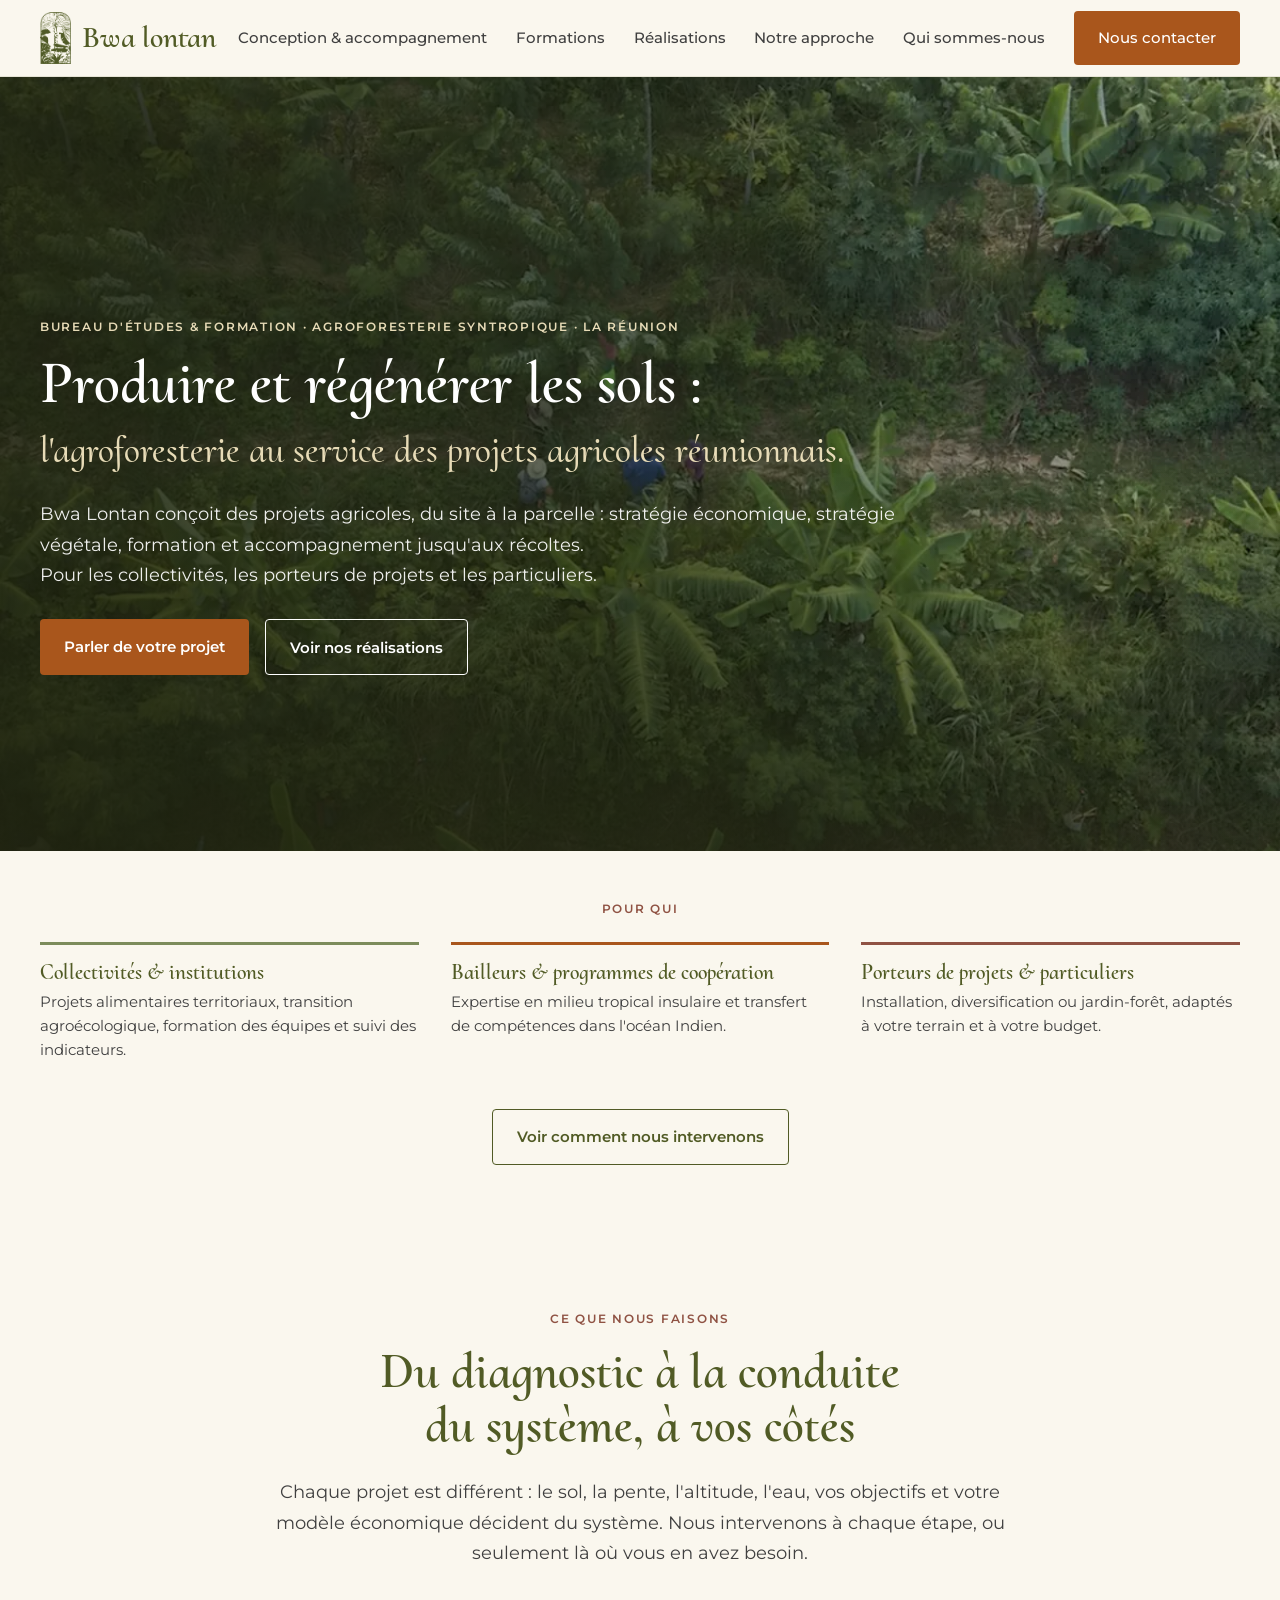
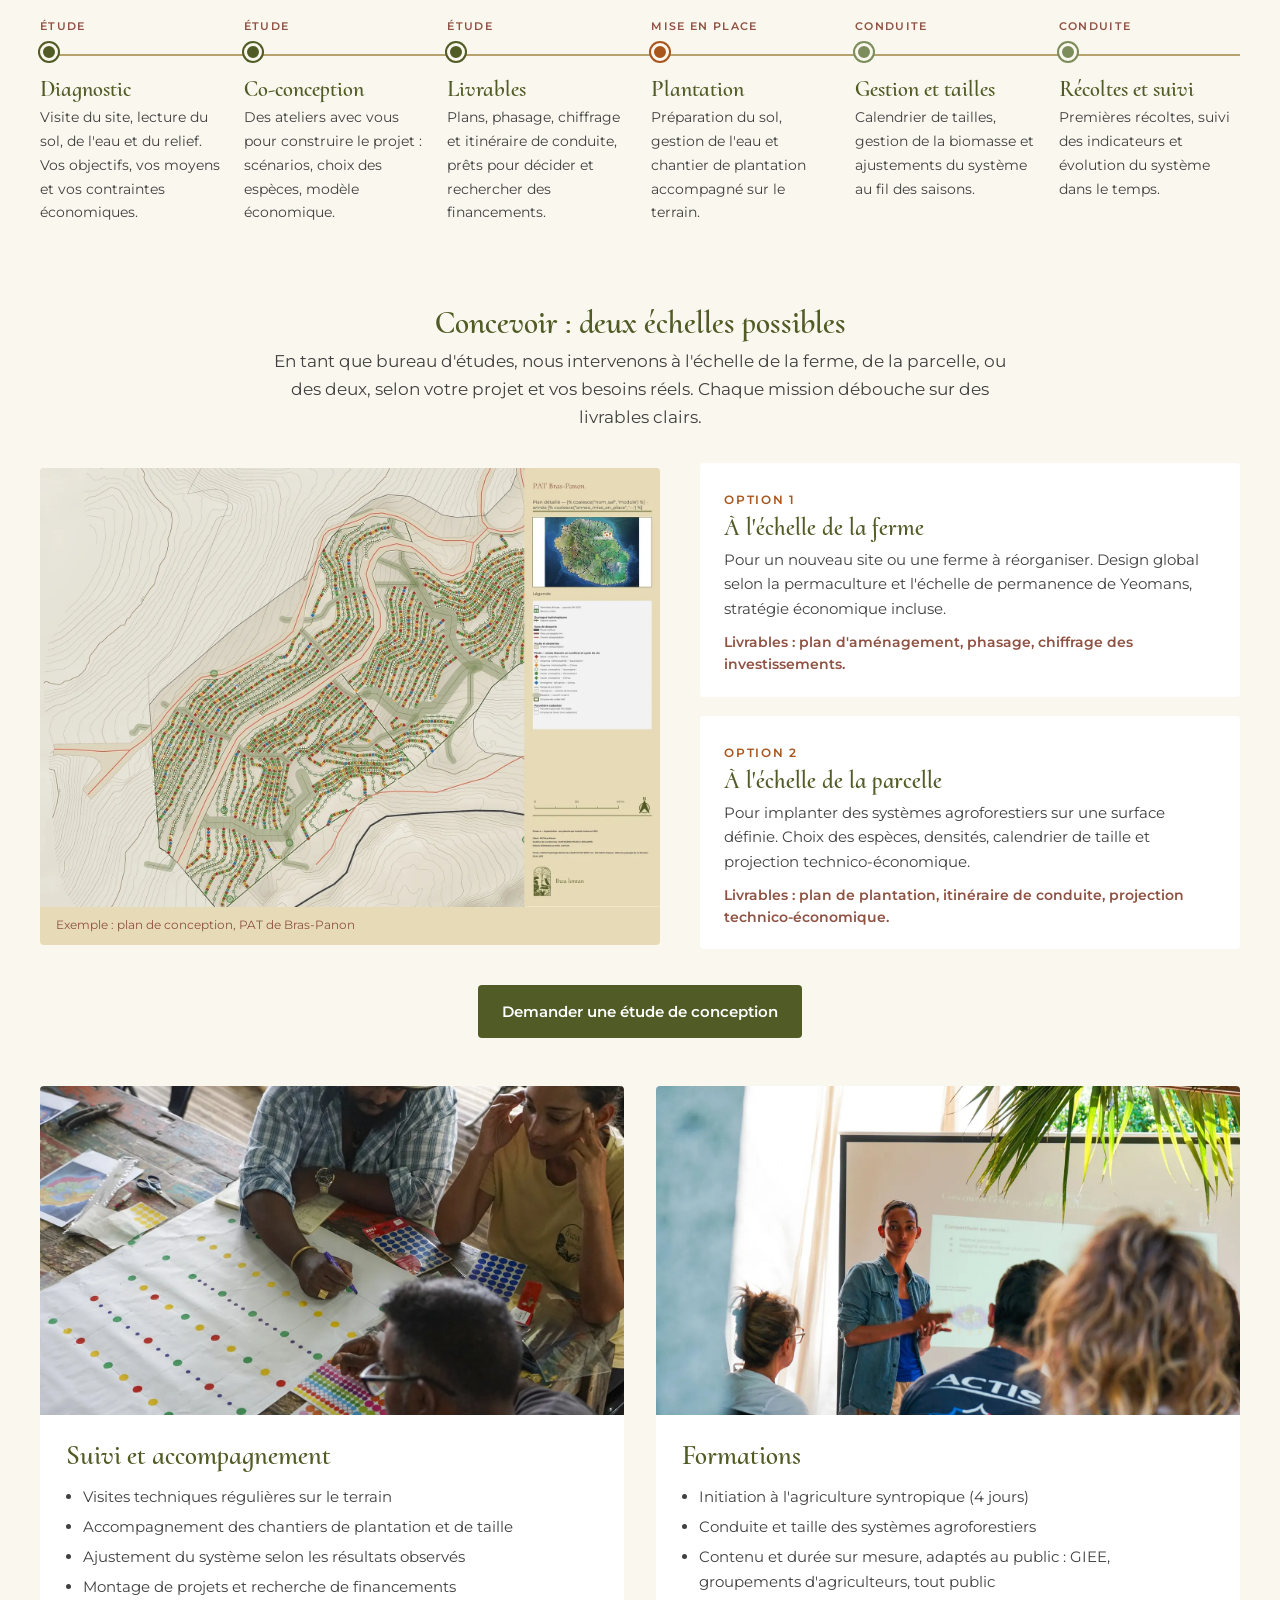
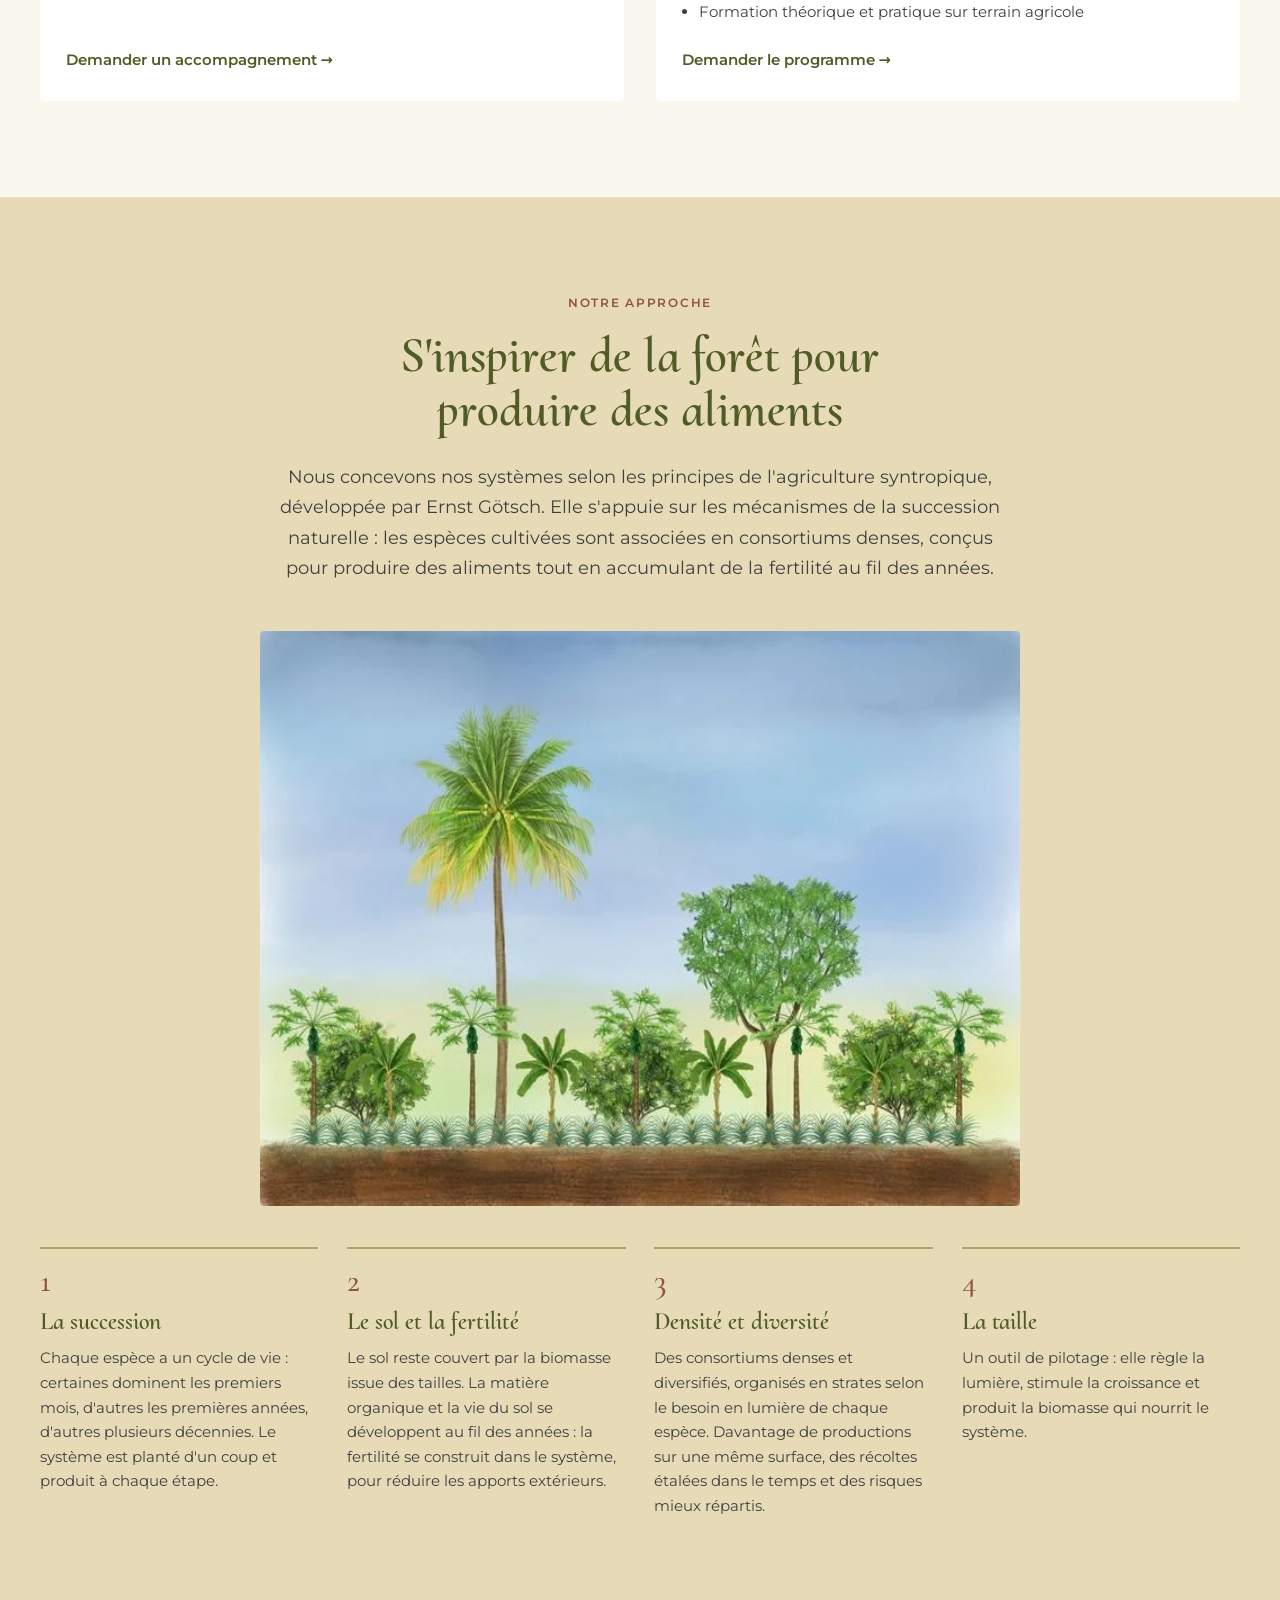
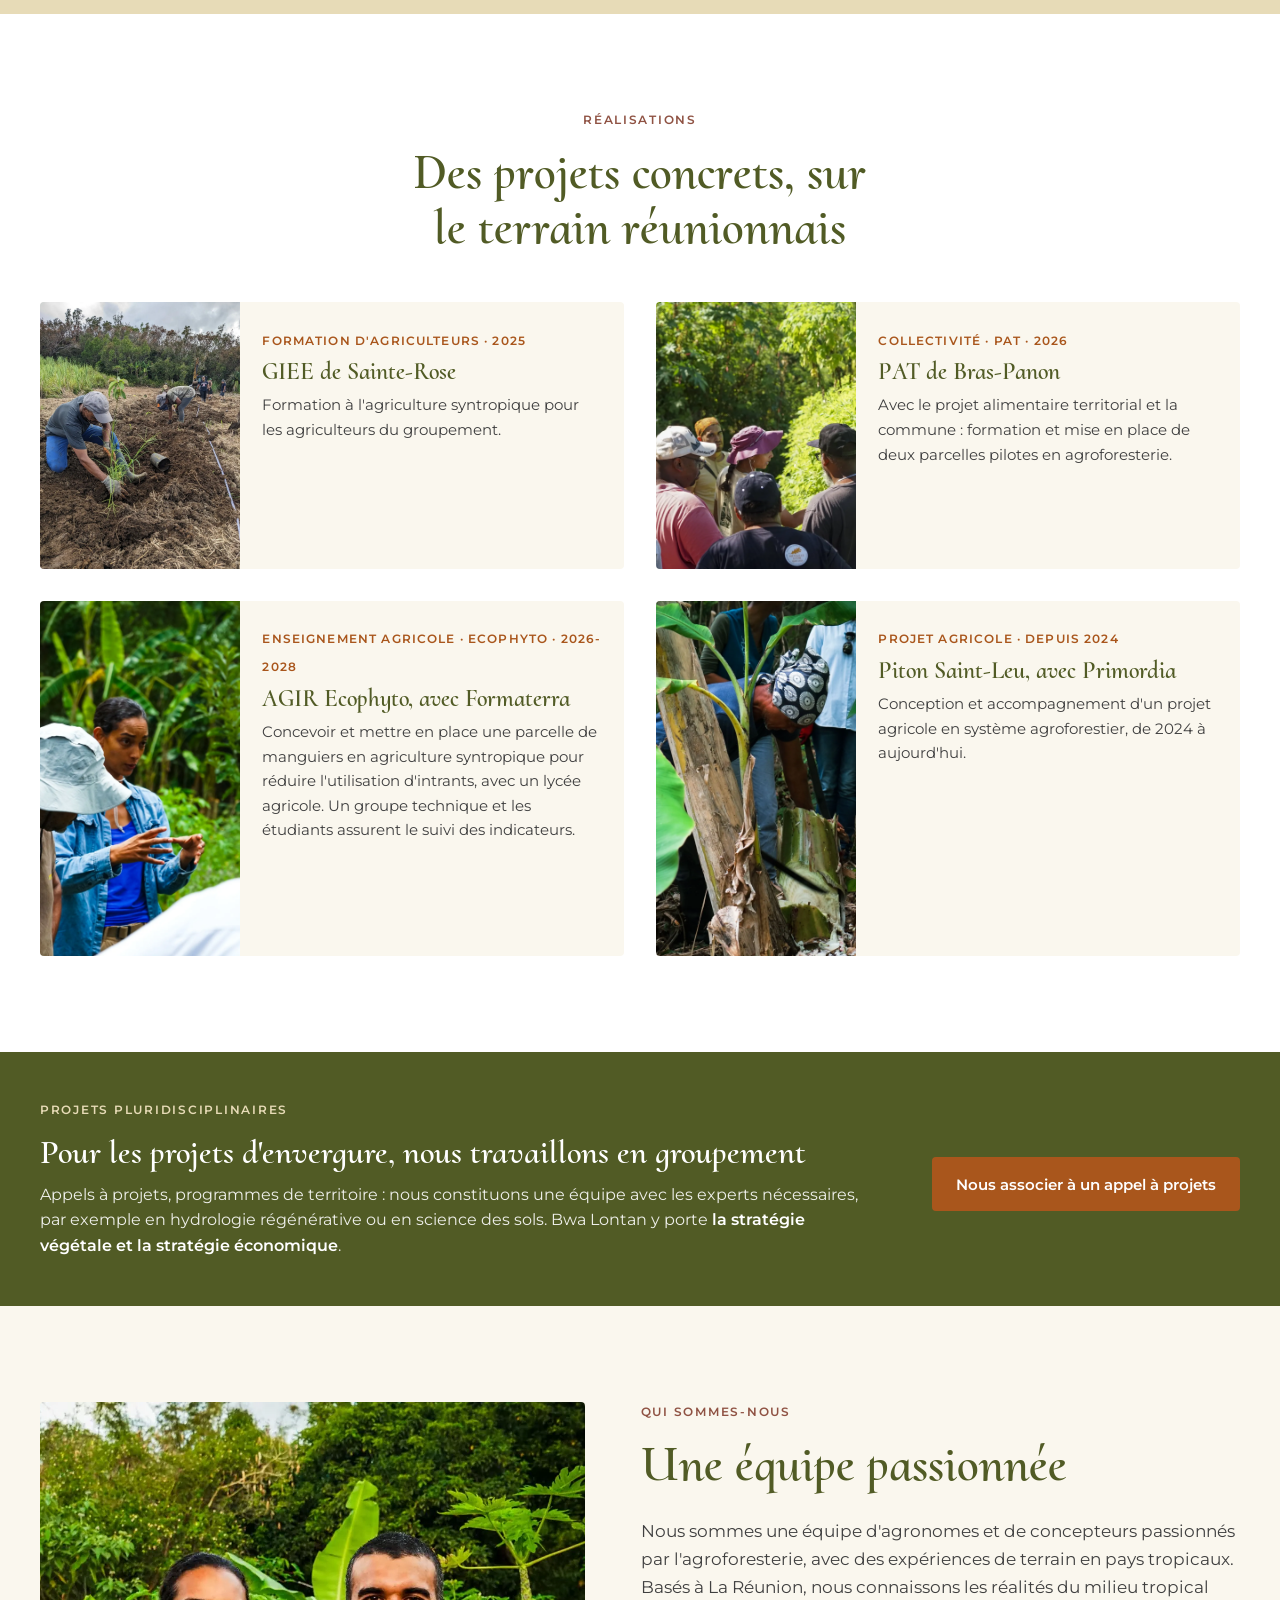
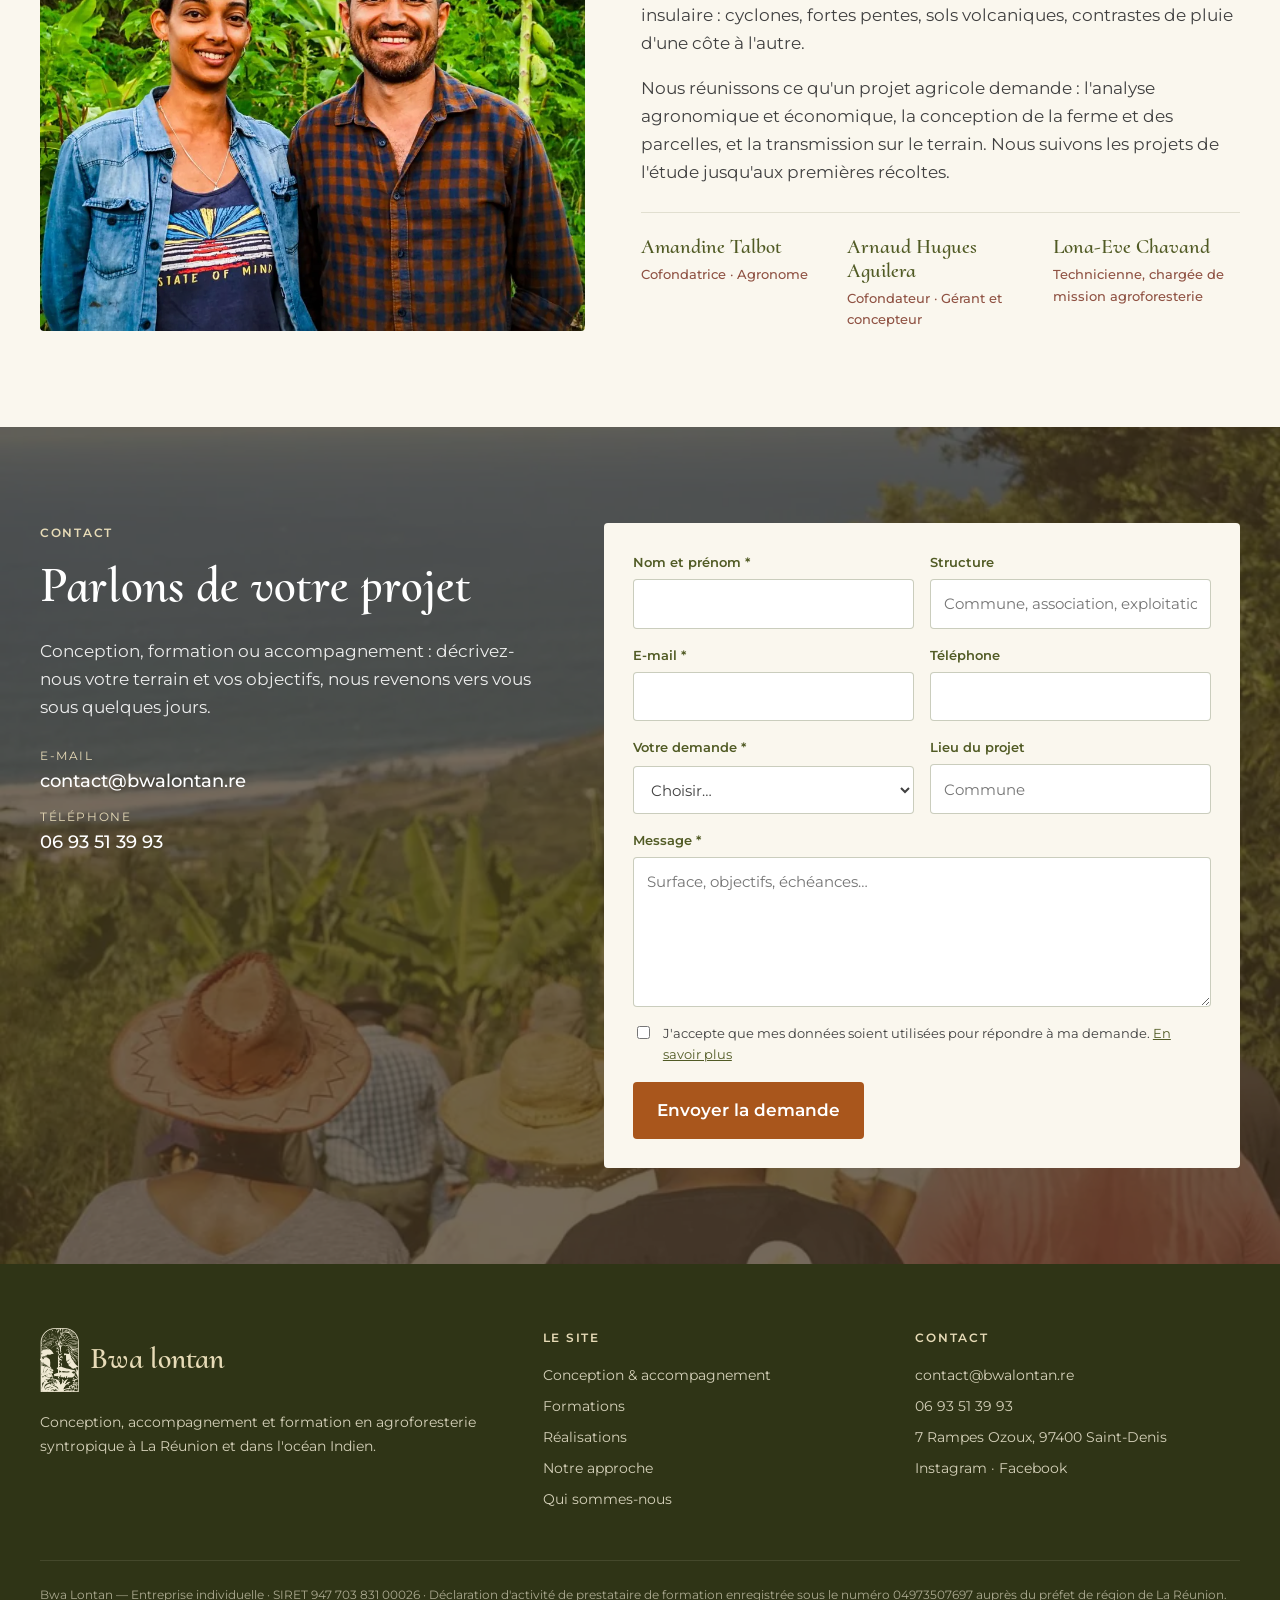
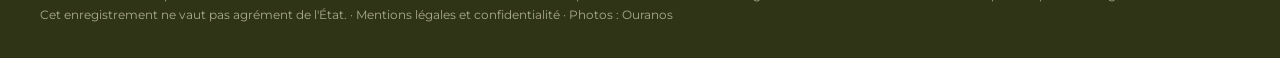
<file: index.html>
<!DOCTYPE html>
<html lang="fr">
<head>
  <meta charset="utf-8">
  <meta name="viewport" content="width=device-width, initial-scale=1">
  <title>Bwa Lontan — Bureau d'études et formation en agroforesterie à La&nbsp;Réunion</title>
  <meta name="description" content="Bureau d'études en agroforesterie et agroécologie à La&nbsp;Réunion : conception de sites agricoles, systèmes agroforestiers syntropiques, formations et accompagnement pour collectivités, porteurs de projets et particuliers.">
  <link rel="canonical" href="https://www.bwalontan.re/">
  <meta property="og:type" content="website">
  <meta property="og:locale" content="fr_FR">
  <meta property="og:site_name" content="Bwa Lontan">
  <meta property="og:title" content="Bwa Lontan — Bureau d'études et formation en agroforesterie à La Réunion">
  <meta property="og:description" content="Conception de sites agricoles, systèmes agroforestiers syntropiques, formations et accompagnement à La Réunion.">
  <meta property="og:url" content="https://www.bwalontan.re/">
  <meta property="og:image" content="https://www.bwalontan.re/assets/img/partage-bwalontan.jpg">
  <meta property="og:image:width" content="1200">
  <meta property="og:image:height" content="630">
  <meta name="twitter:card" content="summary_large_image">
  <script type="application/ld+json">
  {
    "@context": "https://schema.org",
    "@type": "ProfessionalService",
    "name": "Bwa Lontan",
    "description": "Bureau d'études et formation en agroforesterie syntropique : conception de sites agricoles, systèmes agroforestiers, accompagnement et formation.",
    "url": "https://www.bwalontan.re/",
    "image": "https://www.bwalontan.re/assets/img/partage-bwalontan.jpg",
    "email": "contact@bwalontan.re",
    "telephone": "+262693513993",
    "address": {
      "@type": "PostalAddress",
      "streetAddress": "7 Rampes Ozoux, Résidence La Rivière",
      "postalCode": "97400",
      "addressLocality": "Saint-Denis",
      "addressRegion": "La Réunion",
      "addressCountry": "FR"
    },
    "areaServed": ["La Réunion", "Océan Indien"],
    "sameAs": ["https://www.instagram.com/bwalontan/", "https://www.facebook.com/profile.php?id=100094869424673"]
  }
  </script>
  <link rel="icon" type="image/png" href="assets/img/emblem.png">
  <link rel="preload" href="assets/fonts/cormorant-upright-latin-600-normal.woff2" as="font" type="font/woff2" crossorigin>
  <link rel="stylesheet" href="assets/css/style.css">
</head>
<body>

<header class="site-header">
  <div class="container">
    <a class="brand" href="/" aria-label="Bwa Lontan, accueil"><img src="assets/img/emblem.png" alt=""><span>Bwa lontan</span></a>
    <button class="nav-toggle" aria-label="Ouvrir le menu" onclick="document.querySelector('.nav').classList.toggle('open')">☰</button>
    <nav class="nav" aria-label="Navigation principale">
      <a href="#conception">Conception &amp; accompagnement</a>
      <a href="#formations">Formations</a>
      <a href="#realisations">Réalisations</a>
      <a href="#approche">Notre approche</a>
      <a href="#equipe">Qui sommes-nous</a>
      <a class="btn btn-primary" href="#contact">Nous contacter</a>
    </nav>
  </div>
</header>

<main>

  <!-- HERO -->
  <section class="hero" aria-label="Présentation">
    <img src="assets/img/drone-saf-piton-saint-leu.webp" alt="Vue aérienne d'un système agroforestier en lignes, avec bananiers et arbres, à Piton Saint-Leu">
    <div class="container">
      <span class="eyebrow">Bureau d'études &amp; formation · Agroforesterie syntropique · La&nbsp;Réunion</span>
      <h1>Produire et régénérer les sols :<span class="h1-sub">l'agroforesterie au service des projets agricoles réunionnais.</span></h1>
      <p class="lead">Bwa Lontan conçoit des projets agricoles, du site à la parcelle : stratégie économique, stratégie végétale, formation et accompagnement jusqu'aux récoltes.<br>Pour les collectivités, les porteurs de projets et les particuliers.</p>
      <div class="hero-actions">
        <a class="btn btn-primary" href="#contact">Parler de votre projet</a>
        <a class="btn btn-ghost" href="#realisations">Voir nos réalisations</a>
      </div>
    </div>
  </section>

  <!-- POUR QUI -->
  <section class="audience-band">
    <div class="container">
      <span class="eyebrow">Pour qui</span>
      <div class="audiences">
        <div class="audience">
          <h3>Collectivités &amp; institutions</h3>
          <p>Projets alimentaires territoriaux, transition agroécologique, formation des équipes et suivi des indicateurs.</p>
        </div>
        <div class="audience">
          <h3>Bailleurs &amp; programmes de coopération</h3>
          <p>Expertise en milieu tropical insulaire et transfert de compétences dans l'océan Indien.</p>
        </div>
        <div class="audience">
          <h3>Porteurs de projets &amp; particuliers</h3>
          <p>Installation, diversification ou jardin-forêt, adaptés à votre terrain et à votre budget.</p>
        </div>
      </div>
      <div class="cta-row">
        <a class="btn btn-line" href="#offres">Voir comment nous intervenons</a>
      </div>
    </div>
  </section>

  <!-- CE QUE NOUS FAISONS -->
  <section id="offres">
    <div class="container">
      <div class="section-head">
        <span class="eyebrow">Ce que nous faisons</span>
        <h2>Du diagnostic à la conduite du système, à vos côtés</h2>
        <p class="lead">Chaque projet est différent : le sol, la pente, l'altitude, l'eau, vos objectifs et votre modèle économique décident du système. Nous intervenons à chaque étape, ou seulement là où vous en avez besoin.</p>
      </div>

      <ol class="timeline" id="deroule">
        <li><span class="phase">Étude</span><span class="dot"></span><h3>Diagnostic</h3><p>Visite du site, lecture du sol, de l'eau et du relief. Vos objectifs, vos moyens et vos contraintes économiques.</p></li>
        <li><span class="phase">Étude</span><span class="dot"></span><h3>Co-conception</h3><p>Des ateliers avec vous pour construire le projet : scénarios, choix des espèces, modèle économique.</p></li>
        <li><span class="phase">Étude</span><span class="dot"></span><h3>Livrables</h3><p>Plans, phasage, chiffrage et itinéraire de conduite, prêts pour décider et rechercher des financements.</p></li>
        <li><span class="phase">Mise en place</span><span class="dot"></span><h3>Plantation</h3><p>Préparation du sol, gestion de l'eau et chantier de plantation accompagné sur le terrain.</p></li>
        <li><span class="phase">Conduite</span><span class="dot"></span><h3>Gestion et tailles</h3><p>Calendrier de tailles, gestion de la biomasse et ajustements du système au fil des saisons.</p></li>
        <li><span class="phase">Conduite</span><span class="dot"></span><h3>Récoltes et suivi</h3><p>Premières récoltes, suivi des indicateurs et évolution du système dans le temps.</p></li>
      </ol>


      <h3 class="sub-head" id="conception">Concevoir : deux échelles possibles</h3>
      <p class="sub-lead">En tant que bureau d'études, nous intervenons à l'échelle de la ferme, de la parcelle, ou des deux, selon votre projet et vos besoins réels. Chaque mission débouche sur des livrables clairs.</p>
      <div class="design-grid">
        <figure class="design-fig"><img loading="lazy" src="assets/img/plan-parcelle-pat-bras-panon.webp" alt="Plan détaillé des systèmes agroforestiers d'un site agricole, avec l'emplacement de chaque plant selon sa strate et son cycle de vie"><figcaption>Exemple : plan de conception, PAT de Bras-Panon</figcaption></figure>
        <div class="design-options">
          <div class="design-opt">
            <span class="num">Option 1</span>
            <h3>À l'échelle de la ferme</h3>
            <p>Pour un nouveau site ou une ferme à réorganiser. Design global selon la permaculture et l'échelle de permanence de Yeomans, stratégie économique incluse.</p>
            <p class="out">Livrables : plan d'aménagement, phasage, chiffrage des investissements.</p>
          </div>
          <div class="design-opt">
            <span class="num">Option 2</span>
            <h3>À l'échelle de la parcelle</h3>
            <p>Pour implanter des systèmes agroforestiers sur une surface définie. Choix des espèces, densités, calendrier de taille et projection technico-économique.</p>
            <p class="out">Livrables : plan de plantation, itinéraire de conduite, projection technico-économique.</p>
          </div>
        </div>
      </div>

      <div class="cta-row">
        <a class="btn btn-olive" href="#contact" data-type="conception">Demander une étude de conception</a>
      </div>

      <div class="offers offers-2">
        <article class="offer">
          <img loading="lazy" src="assets/img/atelier-conception-parcelle.webp" alt="Atelier de conception : des participants dessinent le plan de plantation d'une parcelle agroforestière avec des gommettes de couleur">
          <div class="offer-body">
            <h3>Suivi et accompagnement</h3>
            <ul>
              <li>Visites techniques régulières sur le terrain</li>
              <li>Accompagnement des chantiers de plantation et de taille</li>
              <li>Ajustement du système selon les résultats observés</li>
              <li>Montage de projets et recherche de financements</li>
            </ul>
            <a class="more" href="#contact" data-type="accompagnement">Demander un accompagnement</a>
          </div>
        </article>
        <article class="offer" id="formations">
          <img loading="lazy" src="assets/img/amandine-formation-salle.webp" alt="Amandine anime une formation en salle sur les consortiums d'espèces">
          <div class="offer-body">
            <h3>Formations</h3>
            <ul>
              <li>Initiation à l'agriculture syntropique (4 jours)</li>
              <li>Conduite et taille des systèmes agroforestiers</li>
              <li>Contenu et durée sur mesure, adaptés au public : GIEE, groupements d'agriculteurs, tout public</li>
              <li>Formation théorique et pratique sur terrain agricole</li>
            </ul>
            <a class="more" href="#contact" data-type="formation">Demander le programme</a>
          </div>
        </article>
      </div>
    </div>
  </section>

  <!-- APPROCHE -->
  <section id="approche" class="approach">
    <div class="container">
      <div class="section-head">
        <span class="eyebrow">Notre approche</span>
        <h2>S'inspirer de la forêt pour produire des aliments</h2>
        <p class="lead">Nous concevons nos systèmes selon les principes de l'agriculture syntropique, développée par Ernst Götsch. Elle s'appuie sur les mécanismes de la succession naturelle : les espèces cultivées sont associées en consortiums denses, conçus pour produire des aliments tout en accumulant de la fertilité au fil des années.</p>
      </div>
      <figure class="approach-fig"><img loading="lazy" src="assets/img/coupe-saf-strates.webp" alt="Coupe illustrée d'un système agroforestier : cocotier, papayers, bananiers, arbres fruitiers et ananas organisés en strates"></figure>
      <ul class="principles principles-3 principles-4">
        <li><span class="num">1</span><strong>La succession</strong><p>Chaque espèce a un cycle de vie : certaines dominent les premiers mois, d'autres les premières années, d'autres plusieurs décennies. Le système est planté d'un coup et produit à chaque étape.</p></li>
        <li><span class="num">2</span><strong>Le sol et la fertilité</strong><p>Le sol reste couvert par la biomasse issue des tailles. La matière organique et la vie du sol se développent au fil des années : la fertilité se construit dans le système, pour réduire les apports extérieurs.</p></li>
        <li><span class="num">3</span><strong>Densité et diversité</strong><p>Des consortiums denses et diversifiés, organisés en strates selon le besoin en lumière de chaque espèce. Davantage de productions sur une même surface, des récoltes étalées dans le temps et des risques mieux répartis.</p></li>
        <li><span class="num">4</span><strong>La taille</strong><p>Un outil de pilotage : elle règle la lumière, stimule la croissance et produit la biomasse qui nourrit le système.</p></li>
      </ul>
    </div>
  </section>

  <!-- RÉALISATIONS -->
  <section id="realisations" class="projects-section">
    <div class="container">
      <div class="section-head">
        <span class="eyebrow">Réalisations</span>
        <h2>Des projets concrets, sur le terrain réunionnais</h2>
      </div>
      <div class="projects">
        <article class="project">
          <img loading="lazy" src="assets/img/plantation-giee-sainte-rose.webp" alt="Agriculteurs du GIEE de Sainte-Rose en chantier de plantation d'un système agroforestier">
          <div class="project-body">
            <span class="tag">Formation d'agriculteurs · 2025</span>
            <h3>GIEE de Sainte-Rose</h3>
            <p>Formation à l'agriculture syntropique pour les agriculteurs du groupement.</p>
          </div>
        </article>
        <article class="project">
          <img loading="lazy" src="assets/img/formation-pat-bras-panon.webp" alt="Échange technique sur le terrain avec un groupe d'agriculteurs, au milieu d'un système agroforestier">
          <div class="project-body">
            <span class="tag">Collectivité · PAT · 2026</span>
            <h3>PAT de Bras-Panon</h3>
            <p>Avec le projet alimentaire territorial et la commune : formation et mise en place de deux parcelles pilotes en agroforesterie.</p>
          </div>
        </article>
        <article class="project">
          <img loading="lazy" src="assets/img/amandine-explique.webp" alt="Échange technique sur le terrain avec un groupe">
          <div class="project-body">
            <span class="tag">Enseignement agricole · Ecophyto · 2026-2028</span>
            <h3>AGIR Ecophyto, avec Formaterra</h3>
            <p>Concevoir et mettre en place une parcelle de manguiers en agriculture syntropique pour réduire l'utilisation d'intrants, avec un lycée agricole. Un groupe technique et les étudiants assurent le suivi des indicateurs.</p>
          </div>
        </article>
        <article class="project">
          <img loading="lazy" src="assets/img/coupe-bananier.webp" alt="Taille d'un bananier pour produire de la biomasse">
          <div class="project-body">
            <span class="tag">Projet agricole · depuis 2024</span>
            <h3>Piton Saint-Leu, avec Primordia</h3>
            <p>Conception et accompagnement d'un projet agricole en système agroforestier, de 2024 à aujourd'hui.</p>
          </div>
        </article>
      </div>
    </div>
  </section>

  <!-- GROUPEMENTS -->
  <section class="consortium">
    <div class="container consortium-band">
      <div>
        <span class="eyebrow">Projets pluridisciplinaires</span>
        <h2>Pour les projets d'envergure, nous travaillons en groupement</h2>
        <p>Appels à projets, programmes de territoire : nous constituons une équipe avec les experts nécessaires, par exemple en hydrologie régénérative ou en science des sols. Bwa Lontan y porte <strong>la stratégie végétale et la stratégie économique</strong>.</p>
      </div>
      <a class="btn btn-primary" href="#contact" data-type="groupement">Nous associer à un appel à projets</a>
    </div>
  </section>

  <!-- ÉQUIPE -->
  <section id="equipe">
    <div class="container team-grid">
      <img loading="lazy" src="assets/img/equipe-amandine-arnaud.webp" alt="Amandine Talbot et Arnaud Hugues Aguilera, cofondateurs de Bwa Lontan">
      <div>
        <span class="eyebrow">Qui sommes-nous</span>
        <h2>Une équipe passionnée</h2>
        <p>Nous sommes une équipe d'agronomes et de concepteurs passionnés par l'agroforesterie, avec des expériences de terrain en pays tropicaux. Basés à La&nbsp;Réunion, nous connaissons les réalités du milieu tropical insulaire : cyclones, fortes pentes, sols volcaniques, contrastes de pluie d'une côte à l'autre.</p>
        <p>Nous réunissons ce qu'un projet agricole demande : l'analyse agronomique et économique, la conception de la ferme et des parcelles, et la transmission sur le terrain. Nous suivons les projets de l'étude jusqu'aux premières récoltes.</p>
        <div class="people">
          <div class="person"><strong>Amandine Talbot</strong><span>Cofondatrice · Agronome</span></div>
          <div class="person"><strong>Arnaud Hugues Aguilera</strong><span>Cofondateur · Gérant et concepteur</span></div>
          <div class="person"><strong>Lona-Eve Chavand</strong><span>Technicienne, chargée de mission agroforesterie</span></div>
        </div>
      </div>
    </div>
  </section>

  <!-- CONTACT -->
  <section id="contact" class="cta" style="scroll-margin-top:76px">
    <img loading="lazy" src="assets/img/marche-formation-ocean.webp" alt="">
    <div class="container contact-grid">
      <div class="contact-intro">
        <span class="eyebrow">Contact</span>
        <h2>Parlons de votre projet</h2>
        <p>Conception, formation ou accompagnement : décrivez-nous votre terrain et vos objectifs, nous revenons vers vous sous quelques jours.</p>
        <ul class="contact-direct">
          <li><span>E-mail</span><a href="mailto:contact@bwalontan.re">contact@bwalontan.re</a></li>
          <li><span>Téléphone</span><a href="tel:+262693513993">06 93 51 39 93</a></li>
        </ul>
      </div>
      <form class="contact-form" action="contact.php" method="post" novalidate>
        <div class="form-status" role="status" aria-live="polite" hidden></div>
        <div class="field-row">
          <label>Nom et prénom *<input type="text" name="nom" required autocomplete="name"></label>
          <label>Structure<input type="text" name="structure" autocomplete="organization" placeholder="Commune, association, exploitation…"></label>
        </div>
        <div class="field-row">
          <label>E-mail *<input type="email" name="email" required autocomplete="email"></label>
          <label>Téléphone<input type="tel" name="telephone" autocomplete="tel"></label>
        </div>
        <div class="field-row">
          <label>Votre demande *
            <select name="type" required>
              <option value="">Choisir…</option>
              <option value="conception">Étude de conception</option>
              <option value="accompagnement">Suivi et accompagnement</option>
              <option value="formation">Formation</option>
              <option value="groupement">Appel à projets / groupement</option>
              <option value="autre">Autre</option>
            </select>
          </label>
          <label>Lieu du projet<input type="text" name="lieu" placeholder="Commune"></label>
        </div>
        <label>Message *<textarea name="message" rows="5" required placeholder="Surface, objectifs, échéances…"></textarea></label>
        <label class="hp" aria-hidden="true">Ne pas remplir<input type="text" name="site_web" tabindex="-1" autocomplete="off"></label>
        <label class="consent"><input type="checkbox" name="consentement" value="1" required><span>J'accepte que mes données soient utilisées pour répondre à ma demande. <a href="mentions-legales/index.html#donnees">En savoir plus</a></span></label>
        <button class="btn btn-primary" type="submit">Envoyer la demande</button>
      </form>
    </div>
  </section>

</main>

<footer class="site-footer">
  <div class="container">
    <div class="footer-grid">
      <div>
        <a class="brand brand-light" href="/"><img src="assets/img/emblem-creme.png" alt=""><span>Bwa lontan</span></a>
        <p>Conception, accompagnement et formation en agroforesterie syntropique à La&nbsp;Réunion et dans l'océan Indien.</p>
      </div>
      <div>
        <h4>Le site</h4>
        <ul>
          <li><a href="#conception">Conception &amp; accompagnement</a></li>
          <li><a href="#formations">Formations</a></li>
          <li><a href="#realisations">Réalisations</a></li>
          <li><a href="#approche">Notre approche</a></li>
          <li><a href="#equipe">Qui sommes-nous</a></li>
        </ul>
      </div>
      <div>
        <h4>Contact</h4>
        <ul>
          <li><a href="mailto:contact@bwalontan.re">contact@bwalontan.re</a></li>
          <li><a href="tel:+262693513993">06 93 51 39 93</a></li>
          <li>7 Rampes Ozoux, 97400 Saint-Denis</li>
          <li><a href="https://www.instagram.com/bwalontan/">Instagram</a> · <a href="https://www.facebook.com/profile.php?id=100094869424673">Facebook</a></li>
        </ul>
      </div>
    </div>
    <div class="legal">
      Bwa Lontan — Entreprise individuelle · SIRET 947 703 831 00026 · Déclaration d'activité de prestataire de formation enregistrée sous le numéro 04973507697 auprès du préfet de région de La&nbsp;Réunion. Cet enregistrement ne vaut pas agrément de l'État. · <a href="mentions-legales/index.html">Mentions légales et confidentialité</a> · Photos : Ouranos
    </div>
  </div>
</footer>

<script>
(function(){
  var form=document.querySelector('.contact-form'); if(!form) return;
  var sel=form.querySelector('select[name=type]'), status=form.querySelector('.form-status');
  document.querySelectorAll('a[data-type]').forEach(function(a){
    a.addEventListener('click',function(){ sel.value=a.getAttribute('data-type'); });
  });
  var q=new URLSearchParams(location.search).get('envoi');
  if(q){ status.hidden=false; status.className='form-status '+(q==='ok'?'ok':'err');
    status.textContent = q==='ok' ? 'Merci, votre demande a bien été envoyée. Nous revenons vers vous rapidement.'
      : "L'envoi n'a pas abouti. Vérifiez les champs obligatoires ou écrivez-nous à contact@bwalontan.re."; }
  form.addEventListener('submit',function(e){
    if(!form.checkValidity()){ e.preventDefault(); form.reportValidity(); }
  });
})();
</script>
</body>
</html>
</file>
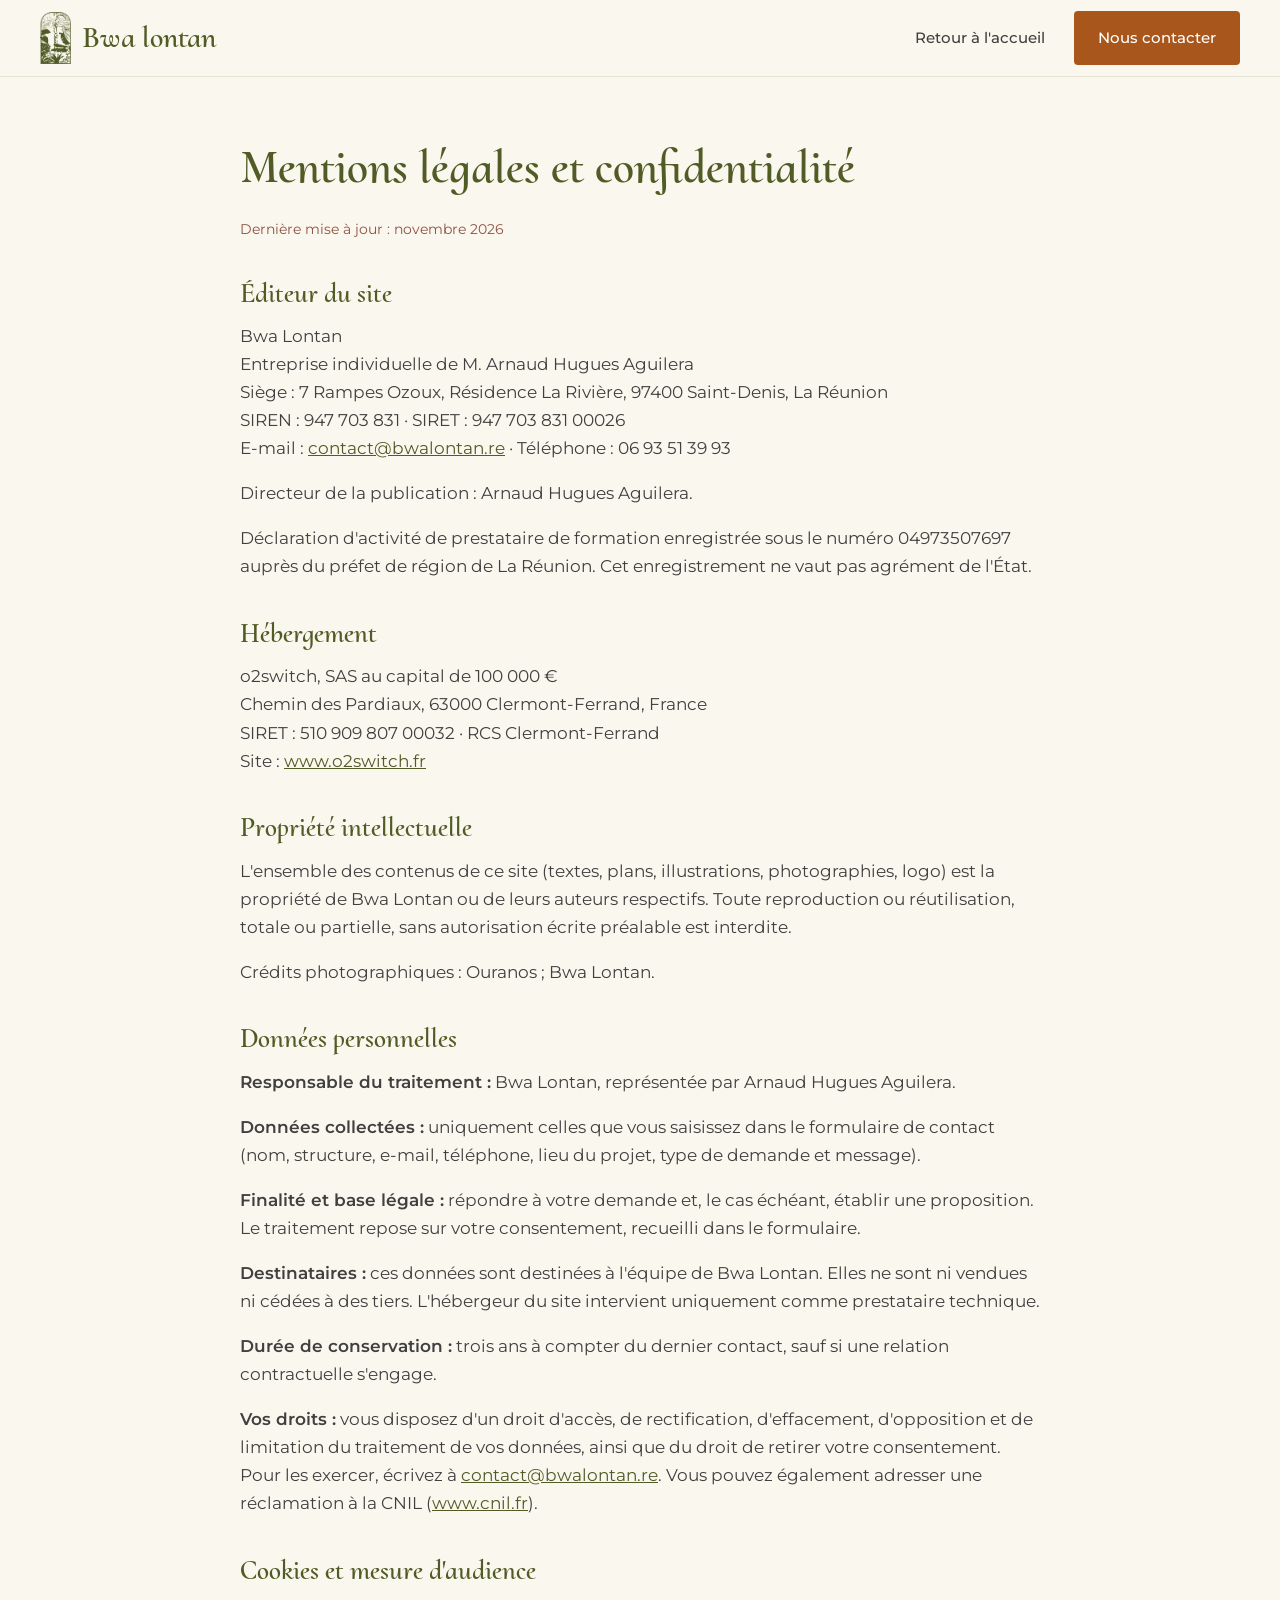
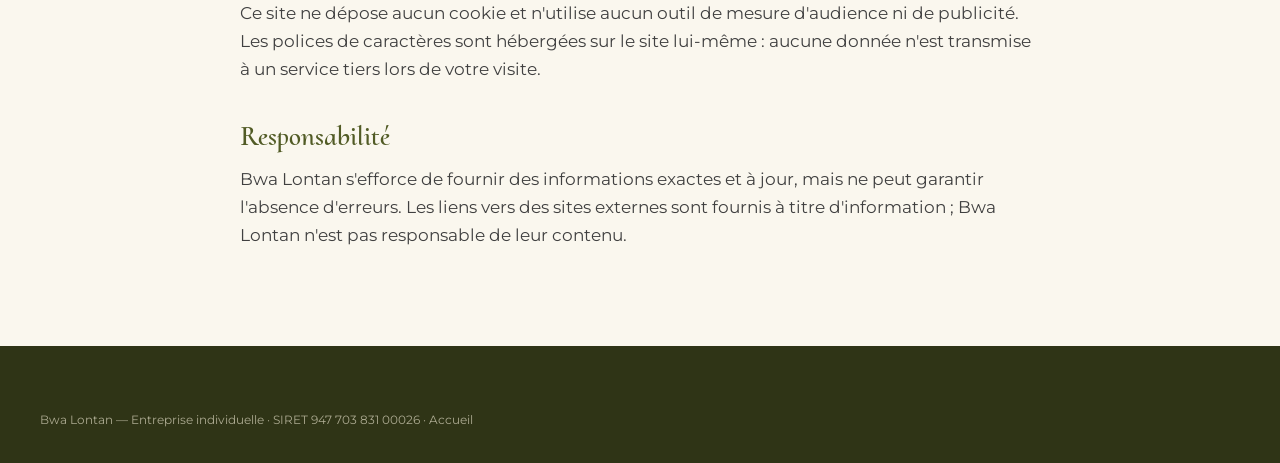
<file: mentions-legales/index.html>
<!DOCTYPE html>
<html lang="fr">
<head>
  <meta charset="utf-8">
  <meta name="viewport" content="width=device-width, initial-scale=1">
  <title>Mentions légales et confidentialité — Bwa Lontan</title>
  <meta name="description" content="Mentions légales, hébergement, propriété intellectuelle et politique de confidentialité du site de Bwa Lontan.">
  <meta name="robots" content="noindex, follow">
  <link rel="canonical" href="https://www.bwalontan.re/mentions-legales/">
  <link rel="icon" type="image/png" href="../assets/img/emblem.png">
  <link rel="stylesheet" href="../assets/css/style.css">
</head>
<body>

<header class="site-header">
  <div class="container">
    <a class="brand" href="../index.html" aria-label="Bwa Lontan, accueil"><img src="../assets/img/emblem.png" alt=""><span>Bwa lontan</span></a>
    <nav class="nav nav-simple" aria-label="Navigation">
      <a href="../index.html">Retour à l'accueil</a>
      <a class="btn btn-primary" href="../index.html#contact">Nous contacter</a>
    </nav>
  </div>
</header>

<main class="legal-page">
  <div class="container legal-content">
    <h1>Mentions légales et confidentialité</h1>
    <p class="updated">Dernière mise à jour : novembre 2026</p>

    <h2>Éditeur du site</h2>
    <p>
      Bwa Lontan<br>
      Entreprise individuelle de M. Arnaud Hugues Aguilera<br>
      Siège : 7 Rampes Ozoux, Résidence La Rivière, 97400 Saint-Denis, La&nbsp;Réunion<br>
      SIREN : 947 703 831 · SIRET : 947 703 831 00026<br>
      E-mail : <a href="mailto:contact@bwalontan.re">contact@bwalontan.re</a> · Téléphone : 06 93 51 39 93
    </p>
    <p>Directeur de la publication : Arnaud Hugues Aguilera.</p>
    <p>Déclaration d'activité de prestataire de formation enregistrée sous le numéro 04973507697 auprès du préfet de région de La&nbsp;Réunion. Cet enregistrement ne vaut pas agrément de l'État.</p>

    <h2>Hébergement</h2>
    <p>
      o2switch, SAS au capital de 100 000 €<br>
      Chemin des Pardiaux, 63000 Clermont-Ferrand, France<br>
      SIRET : 510 909 807 00032 · RCS Clermont-Ferrand<br>
      Site : <a href="https://www.o2switch.fr">www.o2switch.fr</a>
    </p>

    <h2>Propriété intellectuelle</h2>
    <p>L'ensemble des contenus de ce site (textes, plans, illustrations, photographies, logo) est la propriété de Bwa Lontan ou de leurs auteurs respectifs. Toute reproduction ou réutilisation, totale ou partielle, sans autorisation écrite préalable est interdite.</p>
    <p>Crédits photographiques : Ouranos ; Bwa Lontan.</p>

    <h2 id="donnees">Données personnelles</h2>
    <p><strong>Responsable du traitement :</strong> Bwa Lontan, représentée par Arnaud Hugues Aguilera.</p>
    <p><strong>Données collectées :</strong> uniquement celles que vous saisissez dans le formulaire de contact (nom, structure, e-mail, téléphone, lieu du projet, type de demande et message).</p>
    <p><strong>Finalité et base légale :</strong> répondre à votre demande et, le cas échéant, établir une proposition. Le traitement repose sur votre consentement, recueilli dans le formulaire.</p>
    <p><strong>Destinataires :</strong> ces données sont destinées à l'équipe de Bwa Lontan. Elles ne sont ni vendues ni cédées à des tiers. L'hébergeur du site intervient uniquement comme prestataire technique.</p>
    <p><strong>Durée de conservation :</strong> trois ans à compter du dernier contact, sauf si une relation contractuelle s'engage.</p>
    <p><strong>Vos droits :</strong> vous disposez d'un droit d'accès, de rectification, d'effacement, d'opposition et de limitation du traitement de vos données, ainsi que du droit de retirer votre consentement. Pour les exercer, écrivez à <a href="mailto:contact@bwalontan.re">contact@bwalontan.re</a>. Vous pouvez également adresser une réclamation à la CNIL (<a href="https://www.cnil.fr">www.cnil.fr</a>).</p>

    <h2>Cookies et mesure d'audience</h2>
    <p>Ce site ne dépose aucun cookie et n'utilise aucun outil de mesure d'audience ni de publicité. Les polices de caractères sont hébergées sur le site lui-même : aucune donnée n'est transmise à un service tiers lors de votre visite.</p>

    <h2>Responsabilité</h2>
    <p>Bwa Lontan s'efforce de fournir des informations exactes et à jour, mais ne peut garantir l'absence d'erreurs. Les liens vers des sites externes sont fournis à titre d'information ; Bwa Lontan n'est pas responsable de leur contenu.</p>
  </div>
</main>

<footer class="site-footer">
  <div class="container">
    <div class="legal" style="margin-top:0;border-top:0;padding-top:0">
      Bwa Lontan — Entreprise individuelle · SIRET 947 703 831 00026 · <a href="../index.html">Accueil</a>
    </div>
  </div>
</footer>

</body>
</html>
</file>
<file: assets/css/style.css>
/* Bwa Lontan — feuille de style principale
   Charte : Cormorant Upright (titres), Montserrat (texte)
   Couleurs issues de la charte graphique (agence-nomade, 2023) */

@font-face { font-family: "Cormorant Upright"; src: url("../fonts/cormorant-upright-latin-500-normal.woff2") format("woff2"); font-weight: 500; font-display: swap; }
@font-face { font-family: "Cormorant Upright"; src: url("../fonts/cormorant-upright-latin-600-normal.woff2") format("woff2"); font-weight: 600; font-display: swap; }
@font-face { font-family: "Cormorant Upright"; src: url("../fonts/cormorant-upright-latin-700-normal.woff2") format("woff2"); font-weight: 700; font-display: swap; }
@font-face { font-family: "Montserrat"; src: url("../fonts/montserrat-latin-400-normal.woff2") format("woff2"); font-weight: 400; font-display: swap; }
@font-face { font-family: "Montserrat"; src: url("../fonts/montserrat-latin-500-normal.woff2") format("woff2"); font-weight: 500; font-display: swap; }
@font-face { font-family: "Montserrat"; src: url("../fonts/montserrat-latin-600-normal.woff2") format("woff2"); font-weight: 600; font-display: swap; }

:root {
  --olive: #515b25;      /* vert foncé — couleur principale */
  --sauge: #7c8c5b;      /* vert sauge */
  --sable: #b5a26f;      /* sable */
  --creme: #e7dbb7;      /* crème */
  --blanc: #f2f2f2;      /* blanc cassé */
  --anthracite: #404040; /* texte */
  --terre: #8f5243;      /* terre cuite foncée */
  --corail: #ce6b4d;     /* corail */
  --orange: #a9561c;     /* orange brûlé */
  --papier: #faf7ee;     /* fond clair dérivé du crème */

  --serif: "Cormorant Upright", Georgia, serif;
  --sans: "Montserrat", system-ui, -apple-system, "Segoe UI", sans-serif;
  --max: 1200px;
  --radius: 4px;
}

*, *::before, *::after { box-sizing: border-box; }
html { scroll-behavior: smooth; }
body {
  margin: 0;
  font-family: var(--sans);
  font-size: 17px;
  line-height: 1.65;
  color: var(--anthracite);
  background: var(--papier);
  -webkit-font-smoothing: antialiased;
}
img { max-width: 100%; display: block; }
a { color: var(--olive); }
h1, h2, h3 { text-wrap: balance; } 
h1, h2, h3 { font-family: var(--serif); font-weight: 600; color: var(--olive); line-height: 1.1; margin: 0 0 .5em; }
h1 { font-size: clamp(2.6rem, 5.5vw, 4.4rem); }
h2 { font-size: clamp(2.1rem, 4vw, 3.1rem); }
h3 { font-size: 1.7rem; }
p { margin: 0 0 1em; }

.container { width: min(100% - 2.5rem, var(--max)); margin-inline: auto; }
.eyebrow {
  font-family: var(--sans); font-size: .78rem; font-weight: 600;
  letter-spacing: .14em; text-transform: uppercase; color: var(--terre);
  margin-bottom: .9rem; display: block;
}
.lead { font-size: 1.15rem; max-width: 46rem; }

/* Boutons */
.btn {
  display: inline-block; padding: .9rem 1.5rem; border-radius: var(--radius);
  font-weight: 600; font-size: .95rem; text-decoration: none; transition: background .2s, color .2s;
}
.btn-primary { background: var(--orange); color: #fff; }
.btn-primary:hover { background: var(--terre); }
.btn-ghost { border: 1.5px solid currentColor; color: #fff; }
.btn-ghost:hover { background: rgba(255,255,255,.12); }
.btn-olive { background: var(--olive); color: #fff; }
.btn-olive:hover { background: #3f4720; }

.btn-line { border: 1.5px solid var(--olive); color: var(--olive); }
.btn-line:hover { background: rgba(81,91,37,.08); }
.cta-row { display: flex; flex-wrap: wrap; gap: 1rem; justify-content: center; margin-top: 2.2rem; }
.consortium .btn { margin-top: .6rem; }

/* En-tête */
.site-header {
  position: sticky; top: 0; z-index: 50;
  background: rgba(250,247,238,.96); backdrop-filter: blur(6px);
  border-bottom: 1px solid rgba(81,91,37,.12);
}
.site-header .container { display: flex; align-items: center; justify-content: space-between; height: 76px; }
.brand { display: flex; align-items: center; gap: .7rem; text-decoration: none; }
.brand img { height: 52px; width: auto; }
.brand span { font-family: var(--serif); font-size: 1.9rem; font-weight: 600; color: var(--olive); line-height: 1; }
.brand-light span { color: var(--creme); }
.site-footer .brand img { height: 64px; margin: 0; }
.site-footer .brand { margin-bottom: 1.2rem; }
.nav { display: flex; align-items: center; gap: 1.8rem; }
.nav a { text-decoration: none; font-size: .92rem; font-weight: 500; color: var(--anthracite); }
.nav a:hover { color: var(--olive); }
.nav .btn { color: #fff; }
.nav-toggle { display: none; background: none; border: 0; font-size: 1.6rem; color: var(--olive); cursor: pointer; }

/* Hero */
.hero {
  position: relative; min-height: 86vh; display: flex; align-items: flex-end;
  color: #fff; overflow: hidden;
}
.hero > img { position: absolute; inset: 0; width: 100%; height: 100%; object-fit: cover; object-position: center 55%; }
.hero::after {
  content: ""; position: absolute; inset: 0;
  background: linear-gradient(90deg, rgba(30,34,14,.82) 0%, rgba(30,34,14,.6) 55%, rgba(30,34,14,.1) 90%), linear-gradient(180deg, rgba(30,34,14,0) 50%, rgba(30,34,14,.6) 100%);
}
.hero .container { position: relative; z-index: 1; padding-block: 5rem 5rem; }
.hero .container > * { max-width: 54rem; }
.hero h1 { color: #fff; max-width: none !important; font-size: clamp(2.4rem, 4.6vw, 4.1rem); }
.hero h1 .h1-sub { display: block; font-size: .62em; font-weight: 500; margin-top: .35em; color: var(--creme); }
.hero .lead { color: rgba(255,255,255,.92); }
.hero .eyebrow { color: var(--creme); }
.hero-actions { display: flex; flex-wrap: wrap; gap: 1rem; margin-top: 1.8rem; }

/* Bandeau confiance */
.trust { background: var(--olive); color: var(--creme); padding: 1.6rem 0; }
.trust .container { display: flex; flex-wrap: wrap; align-items: center; gap: .6rem 2.4rem; }
.trust span.label { font-size: .78rem; letter-spacing: .14em; text-transform: uppercase; font-weight: 600; opacity: .8; }
.trust ul { list-style: none; margin: 0; padding: 0; display: flex; flex-wrap: wrap; gap: .4rem 2.2rem; }
.trust li { font-family: var(--serif); font-size: 1.35rem; color: #fff; }

/* Sections */
section { padding: 6rem 0; }
.section-head { max-width: 52rem; margin: 0 auto 3rem; text-align: center; }
.section-head .lead { margin-inline: auto; }

/* Offres */
.offers { display: grid; grid-template-columns: repeat(3, 1fr); gap: 2rem; }
.offer { background: #fff; border-radius: var(--radius); overflow: hidden; display: flex; flex-direction: column; }
.offer img { aspect-ratio: 4/3; object-fit: cover; }
.offer-body { padding: 1.6rem 1.6rem 1.8rem; display: flex; flex-direction: column; flex: 1; }
.offer-body ul { padding-left: 1.1rem; margin: 0 0 1.2rem; font-size: .95rem; }
.offer-body li { margin-bottom: .3rem; }
.offer-body .more { margin-top: auto; font-weight: 600; font-size: .92rem; text-decoration: none; }
.offer-body .more::after { content: " →"; }

/* Du site à la parcelle */
.sub-head { font-size: 2rem; margin: 0 0 .4rem; text-align: center; }
.sub-lead { max-width: 46rem; margin: 0 auto 2rem; text-align: center; }
.offers-2 { grid-template-columns: repeat(2, 1fr); margin-top: 3rem; }
.offers-2 .offer img { aspect-ratio: 16/9; }
.scales { padding-top: 0; }
.scales-grid { display: grid; grid-template-columns: 1fr 1fr; gap: 2rem; }
.scale { background: #fff; border-radius: var(--radius); padding: 2rem 2rem 1.6rem; position: relative; }
.scale figure { margin: -2rem -2rem 1.4rem; background: var(--creme); }
.scale figure img { width: 100%; aspect-ratio: 1.414; object-fit: contain; }
.scale figcaption { font-size: .78rem; color: var(--terre); padding: .5rem 1rem .6rem; }
.scale .num { font-family: var(--sans); font-size: .78rem; font-weight: 600; letter-spacing: .14em; text-transform: uppercase; color: var(--orange) !important; margin-bottom: .5rem; } .scale .num-old { font-family: var(--serif); font-size: 3.4rem; line-height: 1; color: var(--sable); display: block; margin-bottom: .4rem; }
.scale .out { font-size: .9rem; font-weight: 600; color: var(--terre); border-top: 1px solid rgba(81,91,37,.15); padding-top: .9rem; margin: 1.2rem 0 0; }

/* Conception compacte */
#conception { margin-top: 5rem; }
.design-grid { display: grid; grid-template-columns: 1.15fr 1fr; gap: 2.5rem; align-items: center; }
.design-fig { margin: 0; background: var(--creme); border-radius: var(--radius); overflow: hidden; }
.design-fig img { width: 100%; }
.design-fig figcaption { font-size: .78rem; color: var(--terre); padding: .5rem 1rem .6rem; }
.design-options { display: grid; gap: 1.2rem; }
.design-opt { background: #fff; border-radius: var(--radius); padding: 1.3rem 1.5rem; }
.design-opt .num { font-size: .74rem; font-weight: 600; letter-spacing: .14em; text-transform: uppercase; color: var(--orange); }
.design-opt h3 { font-size: 1.5rem; margin: .2rem 0 .4rem; }
.design-opt p { font-size: .93rem; margin: 0 0 .6rem; }
.design-opt .out { font-size: .85rem; font-weight: 600; color: var(--terre); margin: 0; }
@media (max-width: 960px) { .design-grid { grid-template-columns: 1fr; } }

/* Frise */
.timeline { margin-top: 1rem; }
.timeline { list-style: none; margin: 0; padding: 0; display: grid; grid-template-columns: repeat(6, 1fr); gap: 1.4rem; position: relative; }
.timeline::before { content: ""; position: absolute; left: 0; right: 0; top: 2.35rem; height: 2px; background: var(--sable); }
.timeline li { position: relative; }
.timeline .phase { display: block; font-size: .7rem; font-weight: 600; letter-spacing: .12em; text-transform: uppercase; color: var(--terre); height: 1.4rem; }
.timeline .dot { display: block; width: 18px; height: 18px; border-radius: 50%; background: var(--olive); border: 3px solid var(--papier); box-shadow: 0 0 0 2px var(--olive); margin: .25rem 0 1rem; position: relative; z-index: 1; }
.timeline li:nth-child(4) .dot { background: var(--orange); box-shadow: 0 0 0 2px var(--orange); }
.timeline li:nth-child(n+5) .dot { background: var(--sauge); box-shadow: 0 0 0 2px var(--sauge); }
.timeline h3 { font-size: 1.4rem; margin-bottom: .3rem; }
.timeline p { font-size: .9rem; margin: 0; }
@media (max-width: 960px) {
  .timeline { grid-template-columns: 1fr; gap: 1.6rem; padding-left: 2rem; }
  .timeline::before { left: .5rem; right: auto; top: .5rem; bottom: .5rem; width: 2px; height: auto; }
  .timeline .dot { position: absolute; left: -2rem; top: 1.5rem; margin: 0; }
}

/* Groupements */
.consortium { background: var(--olive); color: rgba(255,255,255,.9); }
.consortium h2 { color: #fff; }
.consortium .eyebrow { color: var(--creme); }
.consortium strong { color: #fff; }
.consortium-grid { display: grid; grid-template-columns: 1.2fr 1fr; gap: 4rem; align-items: center; }
.consortium-list { list-style: none; margin: 0; padding: 0; display: grid; gap: 1.2rem; }
.consortium-list li { border-left: 3px solid var(--orange); padding: .3rem 0 .3rem 1.2rem; font-size: .95rem; }
.consortium-list strong { display: block; font-family: var(--serif); font-size: 1.45rem; font-weight: 600; color: var(--creme); margin-bottom: .2rem; }

.consortium { padding: 3rem 0; }
.consortium-band { display: grid; grid-template-columns: 1fr auto; gap: 2.5rem; align-items: center; }
.consortium-band h2 { font-size: clamp(1.7rem, 2.6vw, 2.2rem); margin-bottom: .6rem; }
.consortium-band p { margin: 0; max-width: 52rem; font-size: .97rem; }
@media (max-width: 960px) { .consortium-band { grid-template-columns: 1fr; gap: 1.4rem; } .consortium-band .btn { justify-self: start; } }

/* Approche */
.approach { background: var(--creme); }
.approach-grid { display: grid; grid-template-columns: 1fr 1.1fr; gap: 4rem; align-items: center; }
.approach-grid img { border-radius: var(--radius); aspect-ratio: 4/5; object-fit: cover; }
.design-note { background: var(--papier); border-left: 3px solid var(--orange); padding: 1.1rem 1.3rem; margin: 1.6rem 0 .4rem; border-radius: 0 var(--radius) var(--radius) 0; }
.design-note strong { display: block; font-family: var(--serif); font-size: 1.45rem; font-weight: 600; color: var(--olive); margin-bottom: .3rem; }
.design-note p { margin: 0; font-size: .97rem; }
.principles { list-style: none; padding: 0; margin: 2rem 0 0; display: grid; gap: 1.4rem; }
.principles li { display: grid; grid-template-columns: 3rem 1fr; gap: 1rem; }
.principles .num { font-family: var(--serif); font-size: 2.4rem; line-height: 1; color: var(--terre); }
.principles strong { display: block; color: var(--olive); font-size: 1.02rem; margin-bottom: .2rem; }

.approach-fig { margin: 0 auto 2.6rem; max-width: 760px; }
.approach-fig { overflow: hidden; border-radius: var(--radius); }
.approach-fig img { width: 106.5%; max-width: none; margin-left: -3.25%; }
.principles-3 { grid-template-columns: repeat(3, 1fr); gap: 2rem; margin: 0; }
.principles-3 li { display: block; border-top: 2px solid var(--sable); padding-top: 1rem; }
.principles-3 .num { display: block; font-size: 2rem; margin-bottom: .3rem; }
.principles-3 strong { font-family: var(--serif); font-size: 1.5rem; font-weight: 600; }
.principles-3 p { font-size: .93rem; margin: .3rem 0 0; }
.principles-4 { grid-template-columns: repeat(4, 1fr); gap: 1.8rem; }
@media (max-width: 1100px) { .principles-4 { grid-template-columns: repeat(2, 1fr); } }
@media (max-width: 960px) { .principles-3 { grid-template-columns: 1fr; } }
@media (max-width: 560px) { .principles-4 { grid-template-columns: 1fr; } }

/* Pour qui */
.audiences { display: grid; grid-template-columns: repeat(3, 1fr); gap: 2rem; }
.audience { border-top: 3px solid var(--sauge); padding-top: 1.4rem; }
.audience:nth-child(2) { border-color: var(--orange); }
.audience:nth-child(3) { border-color: var(--terre); }
.audience p { font-size: .97rem; }

.audience-band { padding: 3rem 0; }
.audience-band .eyebrow { text-align: center; margin-bottom: 1.4rem; }
.audience-band .audience { padding-top: 1rem; }
.audience-band h3 { font-size: 1.35rem; margin-bottom: .3rem; }
.audience-band p { font-size: .92rem; margin: 0 0 .7rem; }
.audience-band .more { font-weight: 600; font-size: .88rem; text-decoration: none; }
.audience-band .more::after { content: " →"; }

/* Réalisations */
.projects-section { background: #fff; }
.projects { display: grid; grid-template-columns: repeat(2, 1fr); gap: 2rem; }
.project { display: grid; grid-template-columns: 200px 1fr; gap: 1.4rem; background: var(--papier); border-radius: var(--radius); overflow: hidden; }
.project img { height: 100%; width: 100%; object-fit: cover; min-height: 220px; }
.project-body { padding: 1.4rem 1.4rem 1.4rem 0; }
.project .tag { font-size: .72rem; font-weight: 600; letter-spacing: .1em; text-transform: uppercase; color: var(--orange); }
.project h3 { font-size: 1.5rem; margin: .4rem 0 .5rem; }
.project p { font-size: .93rem; margin: 0; }
.todo { background: #fff3cd; color: #6b5300; font-size: .78rem; padding: .1rem .35rem; border-radius: 3px; }

/* Équipe */
.team-grid { display: grid; grid-template-columns: 1fr 1.1fr; gap: 3.5rem; align-items: stretch; }
.team-grid > img { border-radius: var(--radius); width: 100%; height: 100%; min-height: 420px; object-fit: cover; object-position: center 40%; }
.people { display: grid; grid-template-columns: repeat(3, 1fr); gap: 1.2rem; margin-top: 1.6rem; padding-top: 1.4rem; border-top: 1px solid rgba(81,91,37,.15); }
.person strong { font-family: var(--serif); font-size: 1.3rem; line-height: 1.15; display: block; color: var(--olive); font-weight: 600; }
.person span { display: block; font-size: .82rem; margin-top: .3rem; color: var(--terre); font-weight: 500; }

/* Contact */
.cta { position: relative; color: #fff; text-align: center; overflow: hidden; }
.cta > img { position: absolute; inset: 0; width: 100%; height: 100%; object-fit: cover; object-position: center 22%; }
.cta::after { content: ""; position: absolute; inset: 0; background: rgba(64,48,30,.72); }
.cta .container { position: relative; z-index: 1; max-width: 46rem; }
.cta h2 { color: #fff; }
.cta .eyebrow { color: var(--creme); }

/* Pied de page */
.site-footer { background: #2f3416; color: rgba(242,236,214,.85); padding: 4rem 0 2rem; font-size: .9rem; }
.footer-grid { display: grid; grid-template-columns: 1.4fr 1fr 1fr; gap: 3rem; }
.site-footer img { height: 60px; width: auto; margin-bottom: 1rem; }
.site-footer h4 { font-family: var(--sans); font-size: .78rem; letter-spacing: .14em; text-transform: uppercase; color: var(--creme); margin: 0 0 1rem; }
.site-footer a { color: rgba(242,236,214,.85); text-decoration: none; }
.site-footer a:hover { color: #fff; }
.site-footer ul { list-style: none; padding: 0; margin: 0; display: grid; gap: .45rem; }
.legal { border-top: 1px solid rgba(242,236,214,.15); margin-top: 3rem; padding-top: 1.5rem; font-size: .78rem; opacity: .75; }

/* Responsive */
@media (max-width: 960px) {
  .offers, .offers-2, .audiences, .scales-grid { grid-template-columns: 1fr; }
  .approach-grid, .team-grid, .footer-grid, .consortium-grid { grid-template-columns: 1fr; gap: 2.5rem; }
  .projects { grid-template-columns: 1fr; }
  .nav { display: none; position: absolute; top: 76px; left: 0; right: 0; background: var(--papier); flex-direction: column; padding: 1.5rem; gap: 1.2rem; border-bottom: 1px solid rgba(81,91,37,.15); }
  .nav.open { display: flex; }
  .nav-toggle { display: block; }
  section { padding: 4rem 0; }
}
@media (max-width: 560px) {
  .people { grid-template-columns: 1fr; }
  .team-grid > img { min-height: 0; height: auto; aspect-ratio: 16/10; }
  .hero::after { background: linear-gradient(180deg, rgba(30,34,14,.35) 0%, rgba(30,34,14,.85) 70%); }
  .brand span { font-size: 1.6rem; }
  .project { grid-template-columns: 1fr; }
  .project img { min-height: 0; aspect-ratio: 16/9; }
  .project-body { padding: 0 1.4rem 1.4rem; }
  .hero { min-height: 78vh; }
}

/* Formulaire de contact */
.cta { text-align: left; }
.contact-grid { display: grid; grid-template-columns: 1fr 1.25fr; gap: 3.5rem; align-items: start; max-width: var(--max) !important; }
.contact-intro p { color: rgba(255,255,255,.9); }
.contact-direct { list-style: none; padding: 0; margin: 1.6rem 0 0; display: grid; gap: .8rem; }
.contact-direct span { display: block; font-size: .72rem; letter-spacing: .14em; text-transform: uppercase; color: var(--creme); }
.contact-direct a { color: #fff; font-size: 1.1rem; font-weight: 500; text-decoration: none; }
.contact-form { background: var(--papier); color: var(--anthracite); border-radius: var(--radius); padding: 1.8rem; display: grid; gap: 1rem; }
.field-row { display: grid; grid-template-columns: 1fr 1fr; gap: 1rem; }
.contact-form label { display: grid; gap: .35rem; font-size: .82rem; font-weight: 600; color: var(--olive); }
.contact-form input, .contact-form select, .contact-form textarea { font: inherit; font-size: .95rem; font-weight: 400; color: var(--anthracite); padding: .7rem .8rem; border: 1px solid rgba(81,91,37,.3); border-radius: var(--radius); background: #fff; width: 100%; }
.contact-form input:focus, .contact-form select:focus, .contact-form textarea:focus { outline: 2px solid var(--olive); outline-offset: 1px; }
.contact-form .consent { display: flex; gap: .6rem; align-items: flex-start; font-weight: 400; font-size: .82rem; color: var(--anthracite); }
.contact-form .consent input { width: auto; margin-top: .2rem; }
.contact-form button { justify-self: start; border: 0; cursor: pointer; font: inherit; font-weight: 600; }
.hp { position: absolute !important; left: -9999px; }
.form-status { padding: .8rem 1rem; border-radius: var(--radius); font-size: .92rem; }
.form-status.ok { background: #e6ecd6; color: var(--olive); }
.form-status.err { background: #f6e0d6; color: var(--terre); }
@media (max-width: 960px) { .contact-grid { grid-template-columns: 1fr; gap: 2rem; } .field-row { grid-template-columns: 1fr; } }

/* Page mentions légales */
.nav-simple { display: flex; }
.legal-page { padding: 4rem 0 5rem; }
.legal-content { max-width: 50rem !important; }
.legal-content h1 { font-size: clamp(2.2rem, 4vw, 3rem); }
.legal-content h2 { font-size: 1.7rem; margin-top: 2.4rem; }
.legal-content .updated { font-size: .85rem; color: var(--terre); }
@media (max-width: 960px) { .nav-simple { position: static; flex-direction: row; padding: 0; background: none; border: 0; gap: .8rem; } .nav-simple a:not(.btn) { display: none; } }
</file>
